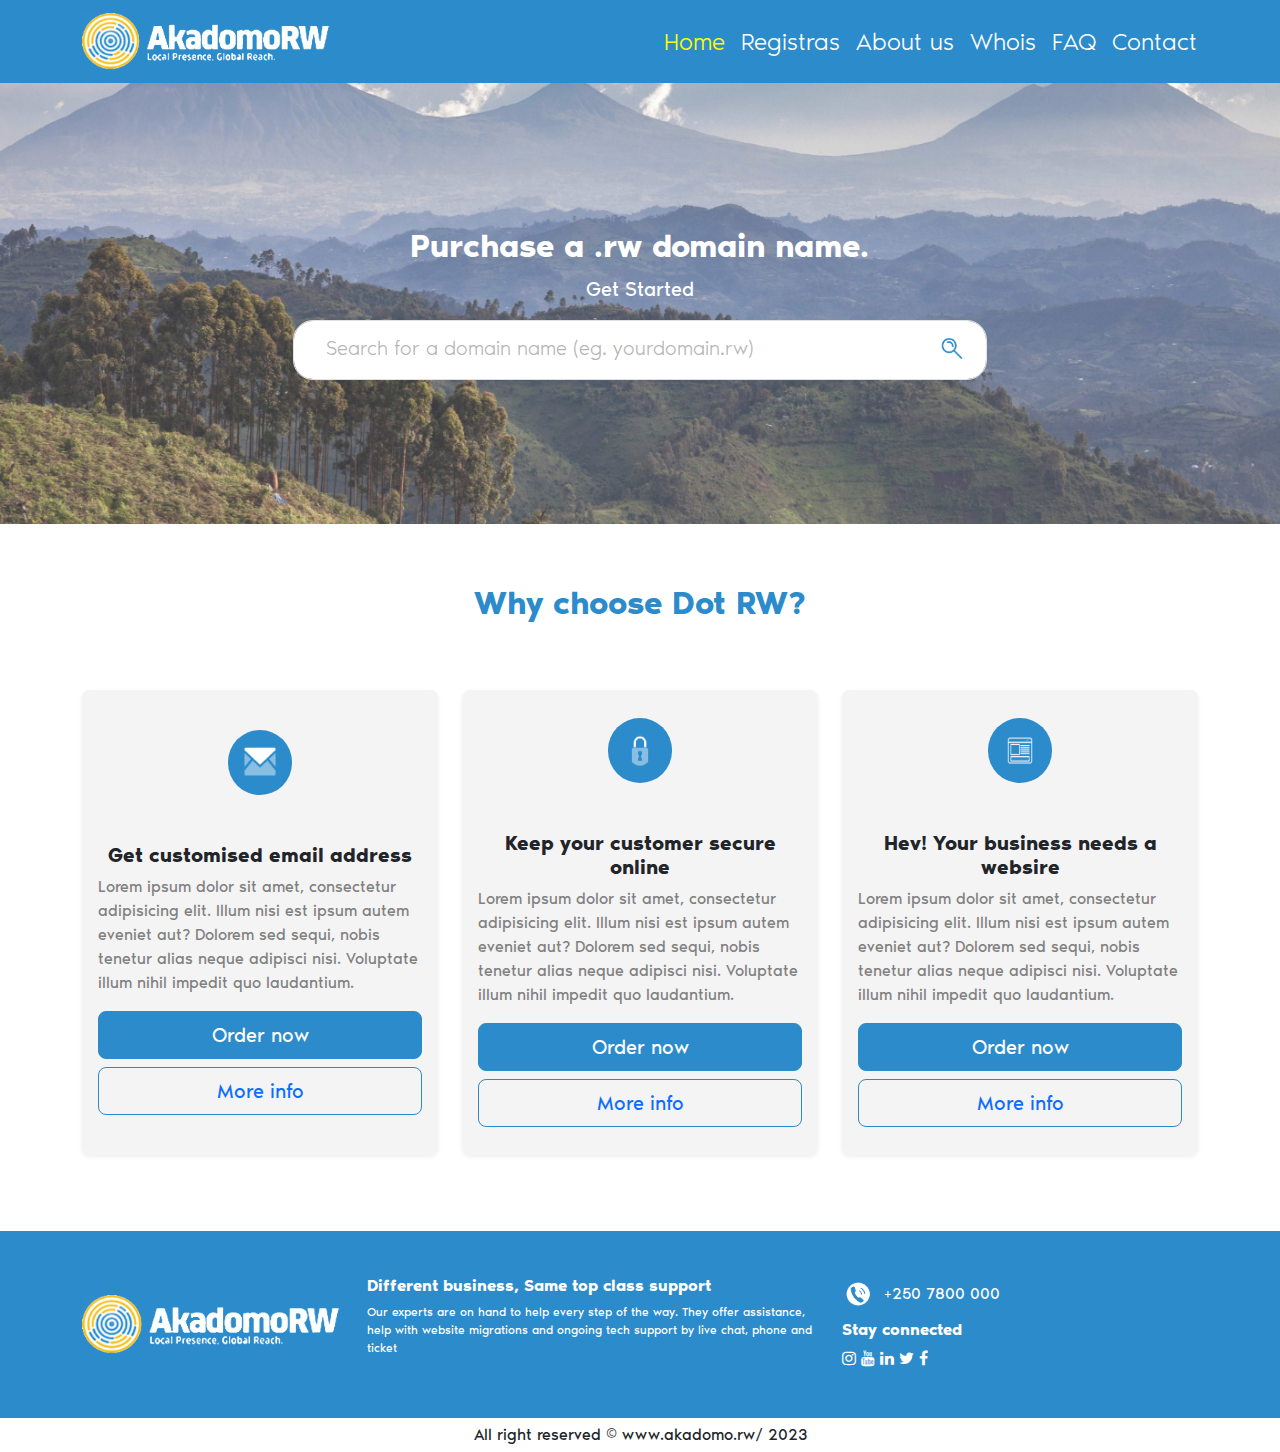
<file: index.html>
<!DOCTYPE html>
<html lang="en">

<head>
    <meta charset="UTF-8">
    <meta http-equiv="X-UA-Compatible" content="IE=edge">
    <meta name="viewport" content="width=device-width, initial-scale=1.0">
    <title>Ricta</title>
    <link rel="stylesheet" href="./assets/css/bootstrap.min.css">
    <link rel="stylesheet" href="./assets/css/style.css">
    <link rel="stylesheet" href="https://cdnjs.cloudflare.com/ajax/libs/font-awesome/4.7.0/css/font-awesome.min.css">
    <script src="./assets/js/bootstrap.min.js"></script>
    <!-- <script src="https://ajax.googleapis.com/ajax/libs/jquery/3.6.1/jquery.min.js"></script> -->

    <style>

    </style>
</head>

<body>
    <main>
        <!-- navigation section -->
        <nav class="navigation-section navbar navbar-expand-lg navbar-dark static-top">
            <div class="container">
                <a class="navbar-brand col-md-6 col-xl-6 col-xxl-6 col-6 col-md-2" href="#">
                    <img src="./assets/imgs/logo.png" alt="..." class="logo-img">
                </a>
                <button class="navbar-toggler" type="button" data-bs-toggle="collapse" data-bs-target="#navbarSupportedContent" aria-controls="navbarSupportedContent" aria-expanded="false" aria-label="Toggle navigation">
                <span class="navbar-toggler-icon"></span>
              </button>
                <div class="collapse navbar-collapse" id="navbarSupportedContent">
                    <ul class="navbar-nav ms-auto">
                        <li class="nav-item">
                            <a class="nav-link active" aria-current="page" href="#">Home</a>
                        </li>
                        <li class="nav-item"><a href="./search.html" class="nav-link">Registras</a></li>
                        <li class="nav-item"><a href="./about.html" class="nav-link">About us</a></li>
                        <li class="nav-item"><a href="#" class="nav-link">Whois</a></li>
                        <li class="nav-item"><a href="./faq.html" class="nav-link">FAQ</a></li>
                        <li class="nav-item"><a href="./contactus.html" class="nav-link">Contact</a></li>
                    </ul>
                </div>
            </div>
        </nav>
        <!-- end navigation section -->

        <!-- header section -->

        <div class="position-relative   top-header">
            <div class="overlor-bg p-3 p-md-5 text-center">
                <div class="col-md-8 p-lg-5 mx-auto my-5">
                    <h2 class="display-4 fw-normal">Purchase a .rw domain name.</h2>
                    <p class="lead fw-normal">Get Started</p>

                    <div class="form">
                        <input type="text" class="form-control form-input" id="searchDomain" placeholder="Search for a domain name (eg. yourdomain.rw)">
                        <span class="left-pan">
                            <img src="./assets/imgs/Icons-06.png" width="32" alt="">
                        </span>
                    </div>
                </div>
            </div>
        </div>

        <!-- End of header section -->
        <!-- pricing section -->


        <!-- search results -->
        <section class="search-result bg-light d-none">

            <div class="container">



                <div class="domains-table-section text-center">
                    <h2>
                        Availabe related domain names
                    </h2>
                    <br>
                    <div class="table-responsive-md">
                        <table class="table table-bordered domains-table">

                            <thead>
                                <tr>
                                    <th>Domain Extention</th>
                                    <th>Choose Action</th>
                                </tr>
                            </thead>
                            <tbody id="myTable">


                            </tbody>
                        </table>

                    </div>
                </div>
            </div>
        </section>

        <!-- end search results -->

        <!-- reseler -->
        <section id="reselers" class="pricing-section bg-light py-5 py-xl-6 d-none text-center">

            <div class="container overflow-hidden">
                <h2>
                    Registras
                </h2>
                <div class="row gy-5 gy-md-6">
                    <div class="col-6 col-md-2 align-self-center text-center">
                        <img src="./assets/imgs/esicia.2a16b437.png" class="img-fluid" alt="">
                    </div>
                    <div class="col-6 col-md-2 align-self-center text-center">
                        <img src="./assets/imgs/kenyaweb.d6a9459a.png" class="img-fluid" alt="">
                    </div>
                    <div class="col-6 col-md-2 align-self-center text-center">
                        <img src="./assets/imgs/spd-logo.dc6c497c.png" class="img-fluid" alt="">
                    </div>
                    <div class="col-6 col-md-2 align-self-center text-center">
                        <img src="./assets/imgs/aos.653dff0b.png" class="img-fluid" alt="">
                    </div>
                    <div class="col-6 col-md-2 align-self-center text-center">
                        <img src="./assets/imgs/afri-register.bc85b341.png" class="img-fluid" alt="">
                    </div>
                    <div class="col-6 col-md-2 align-self-center text-center">
                        <img src="./assets/imgs/domain.7266c0f6.png" class="img-fluid" alt="">
                    </div>
                    <div class="col-6 col-md-2 align-self-center text-center">
                        <img src="./assets/imgs/lexsynergy.49beadce.png" class="img-fluid" alt="">
                    </div>
                    <div class="col-6 col-md-2 align-self-center text-center">
                        <img src="./assets/imgs/mark-monitor.dc4f525e.png" class="img-fluid" alt="">
                    </div>
                    <div class="col-6 col-md-2 align-self-center text-center">
                        <img src="./assets/imgs/bbonline.7f2d4e04.png" class="img-fluid" alt="">
                    </div>
                    <div class="col-6 col-md-2 align-self-center text-center">
                        <img src="./assets/imgs/marcaria.513bc57c.png" class="img-fluid" alt="">
                    </div>
                </div>
            </div>
            <div class="read-more-section text-center">
                <a href="./registrars.html" class="btn btn-outline-green">View More</a>
            </div>
        </section>
        <!-- end of reseler -->


        <section class="pricing-section text-center">
            <div class="container">
                <h2>Why choose Dot RW?</h2>
                <div class="row row-cols-1 row-cols-md-3 mb-3 mt-5">

                    <div class="col">
                        <div class="card mb-4 rounded-3 shadow-sm card-container">
                            <div class="card-body card-item-body">
                                <div class="card-section-icon mb-5">
                                    <img src="./assets/imgs/Icons-02.png" class="img-fluid" alt="">
                                </div>

                                <h5>Get customised email address</h5>
                                <p class="text-left card-text">
                                    Lorem ipsum dolor sit amet, consectetur adipisicing elit. Illum nisi est ipsum autem eveniet aut? Dolorem sed sequi, nobis tenetur alias neque adipisci nisi. Voluptate illum nihil impedit quo laudantium.
                                </p>
                                <a type="button" class="w-100 btn btn-lg btn-outline-primary mb-2 color-btn">Order now</a>
                                <a type="button" class="w-100 btn btn-lg btn-outline-primary">More info</a>
                            </div>
                        </div>
                    </div>

                    <div class="col">
                        <div class="card mb-4 rounded-3 shadow-sm card-container">
                            <div class="card-body card-item-body">
                                <div class="card-section-icon mb-5">
                                    <img src="./assets/imgs/Icons-03.png" class="img-fluid" alt="">
                                </div>

                                <h5>Keep your customer secure online</h5>
                                <p class="text-left card-text">
                                    Lorem ipsum dolor sit amet, consectetur adipisicing elit. Illum nisi est ipsum autem eveniet aut? Dolorem sed sequi, nobis tenetur alias neque adipisci nisi. Voluptate illum nihil impedit quo laudantium.
                                </p>
                                <a type="button" class="w-100 btn btn-lg btn-outline-primary mb-2 color-btn">Order now</a>
                                <a type="button" class="w-100 btn btn-lg btn-outline-primary">More info</a>
                            </div>
                        </div>
                    </div>

                    <div class="col">
                        <div class="card mb-4 rounded-3 shadow-sm card-container">
                            <div class="card-body card-item-body">
                                <div class="card-section-icon mb-5">
                                    <img src="./assets/imgs/Icons-04.png" class="img-fluid" alt="">
                                </div>

                                <h5>Hev! Your business needs a websire</h5>
                                <p class="text-left card-text">
                                    Lorem ipsum dolor sit amet, consectetur adipisicing elit. Illum nisi est ipsum autem eveniet aut? Dolorem sed sequi, nobis tenetur alias neque adipisci nisi. Voluptate illum nihil impedit quo laudantium.
                                </p>
                                <a type="button" class="w-100 btn btn-lg btn-outline-primary mb-2 color-btn">Order now</a>
                                <a type="button" class="w-100 btn btn-lg btn-outline-primary">More info</a>
                            </div>
                        </div>
                    </div>

                </div>
            </div>
        </section>
        <!-- end of pricing section -->


        <!-- progress section -->
        <style>

        </style>


        <!-- end of progress section -->




    </main>

    <footer>
        <div class="footer-upper-section">
            <div class="container">

                <div class="row">
                    <div class="col-md-3">
                        <div class="footer-logo">
                            <img src="./assets/imgs/logo.png" class="img-fluid" alt="">
                        </div>
                    </div>
                    <div class="col-md-5">
                        <h6>Different business, Same top class support</h6>
                        <p>
                            Our experts are on hand to help every step of the way. They offer assistance, help with website migrations and ongoing tech support by live chat, phone and ticket
                        </p>
                    </div>
                    <div class="col-md-4">
                        <div class="footer-contact-section">
                            <div class="d-flex">
                                <div class="col-md-9">

                                    <div class="contact-d d-flex">
                                        <span class="footer-phone-icon">
                                            <img src="./assets/imgs/Icons-07.png" class="img-fluid" alt="">
                                        </span>
                                        <span>
                                            <a class="nav-link" href="tel:+250 7800 000">
                                                +250 7800 000
                                            </a>
                                        </span>
                                    </div>

                                    <div>
                                        <h6>Stay connected</h6>
                                        <span>
                                            <i class="fa fa-instagram"></i>
                                            <i class="fa fa-youtube"></i>
                                            <i class="fa fa-linkedin"></i>
                                            <i class="fa fa-twitter"></i>
                                            <i class="fa fa-facebook"></i>
                                        </span>
                                    </div>
                                </div>
                                <!-- <div class="col-md-3">
                                    <img src="./assets/imgs/Icons-05.png" class="img-fluid" alt="">
                                </div> -->
                            </div>
                        </div>
                    </div>

                </div>
            </div>
        </div>
        <div class="footer-lower-section">
            All right reserved &copy; www.akadomo.rw/ 2023
            <script type="text/javascript">
                const dt = new Date();
                let year = d.getFullYear();
                document.write(year);
            </script>
        </div>
    </footer>





    <script src="./assets/js/jquery.min.js"></script>
    <script>
        $(document).ready(function() {
            $("#myInput").on("keyup", function() {
                var value = $(this).val().toLowerCase();
                $("#myTable tr").filter(function() {
                    $(this).toggle($(this).text().toLowerCase().indexOf(value) > -1)
                });

            });
        });




        var domains = ['.co.rw', '.rw', '.org.rw'];
        var unAvailable = ['amir', 'rwanda', 'kenya'];
        var sagetions = ['rwanda', '123', '-hello']

        //(unAvailable.indexOf(value) > -1);



        $(document).ready(function() {
            $("#searchDomain").on("keyup", function() {

                var value = $(this).val().toLowerCase();

                value = value.split('.')[0]



                if (value)
                    $('.search-result').removeClass("d-none")
                else
                    $('.search-result').addClass("d-none")

                /*$("#myTable tr").filter(function() {
                    $(this).toggle($(this).text().toLowerCase().indexOf(value) > -1)
                });*/



                if (unAvailable.indexOf(value) > -1) {
                    $("#myTable").empty();
                    domains.map(item => {
                        sagetions.map(sug => {
                            $('#myTable').append(`<tr><td>${value}${sug}${item}</td><td><a class="btn btn-outline-green reseler-btn">Register</a></td></tr>`)
                        })
                    })
                } else {
                    $("#myTable").empty();
                    domains.map(item => {
                        $('#myTable').append(`<tr><td>${value}${item}</td><td><a class="btn btn-outline-green reseler-btn">Register</a></td></tr>`)
                    })
                }


                $('.reseler-btn').on("click", function() {
                    console.log("click");
                    $('#reselers').toggleClass("d-none")
                });
            });
        });


        /*$(document).ready(function() {
            $('#search').on('submit', function() {
                $('.search-result').removeClass("d-none")
            })
        });*/
    </script>
</body>

</html>
</file>
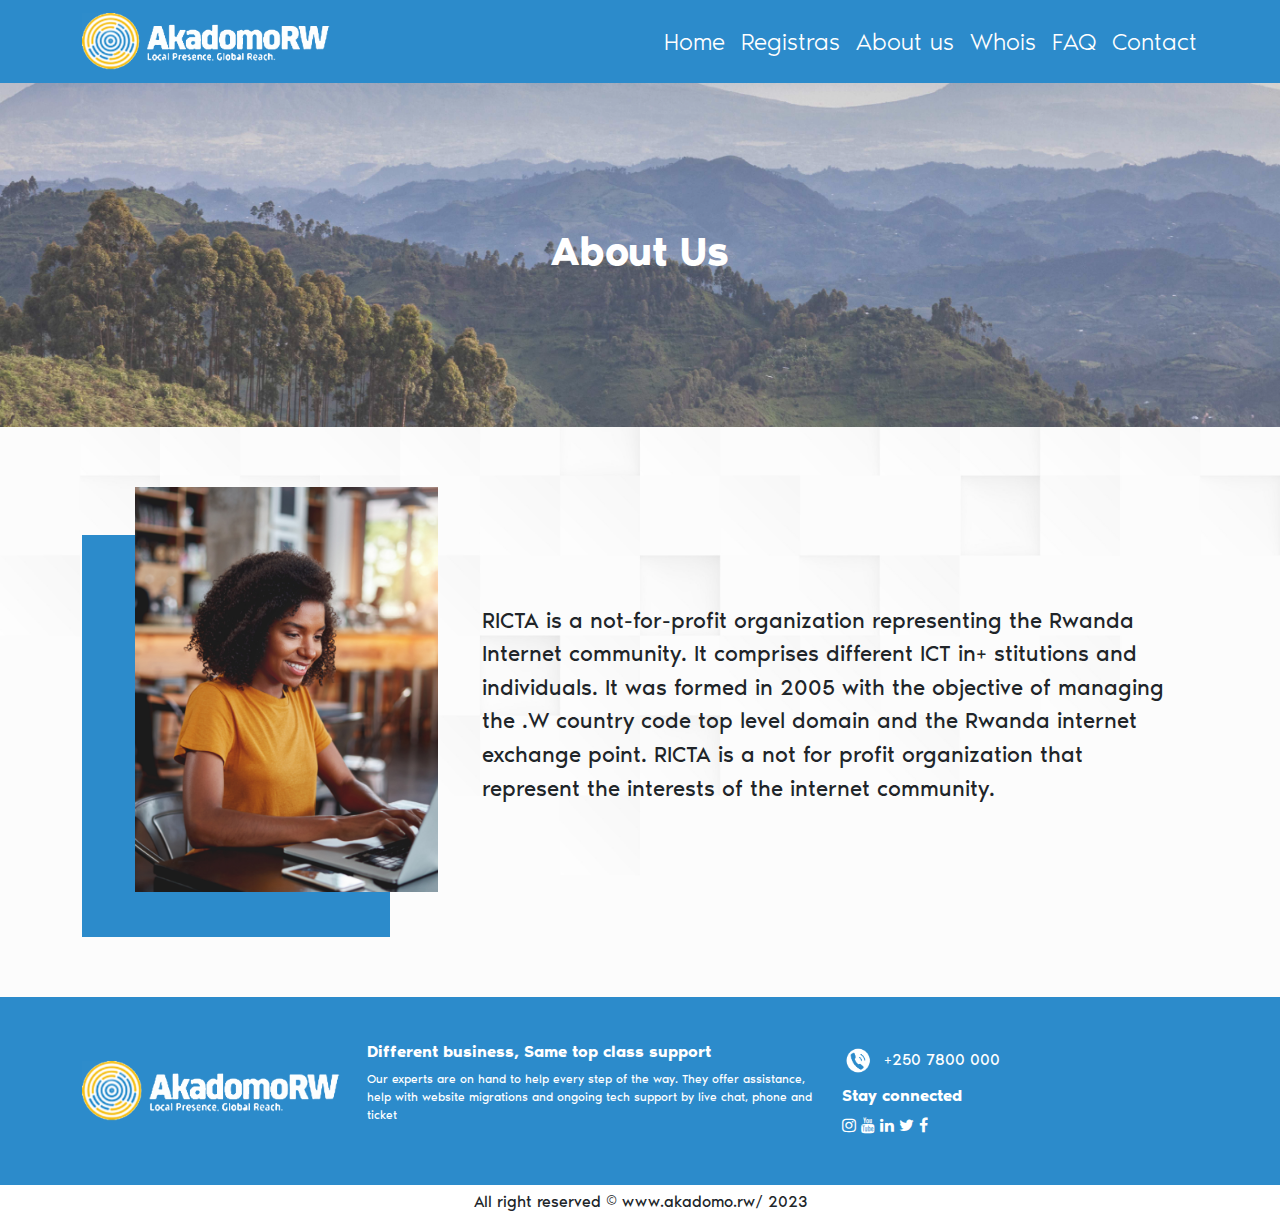
<file: about.html>
<!DOCTYPE html>
<html lang="en">

<head>
    <meta charset="UTF-8">
    <meta http-equiv="X-UA-Compatible" content="IE=edge">
    <meta name="viewport" content="width=device-width, initial-scale=1.0">
    <title>Ricta</title>
    <link rel="stylesheet" href="./assets/css/bootstrap.min.css">
    <link rel="stylesheet" href="./assets/css/style.css">
    <link rel="stylesheet" href="https://cdnjs.cloudflare.com/ajax/libs/font-awesome/4.7.0/css/font-awesome.min.css">
    <script src="./assets/js/bootstrap.min.js"></script>
    <!-- <script src="https://ajax.googleapis.com/ajax/libs/jquery/3.6.1/jquery.min.js"></script> -->

    <style>

    </style>
</head>

<body>
    <main>
        <!-- navigation section -->

        <nav class="navigation-section navbar navbar-expand-lg navbar-dark static-top">
            <div class="container">
                <a class="navbar-brand col-md-6 col-xl-6 col-xxl-6 col-6 col-md-2" href="#">
                    <img src="./assets/imgs/logo.png" alt="..." class="logo-img">
                </a>
                <button class="navbar-toggler" type="button" data-bs-toggle="collapse" data-bs-target="#navbarSupportedContent" aria-controls="navbarSupportedContent" aria-expanded="false" aria-label="Toggle navigation">
                <span class="navbar-toggler-icon"></span>
              </button>
                <div class="collapse navbar-collapse" id="navbarSupportedContent">
                    <ul class="navbar-nav ms-auto">
                        <li class="nav-item">
                            <a class="nav-link" aria-current="page" href="./index.html">Home</a>
                        </li>
                        <li class="nav-item"><a href="./search.html" class="nav-link">Registras</a></li>
                        <li class="nav-item active"><a href="#" class="nav-link">About us</a></li>
                        <li class="nav-item"><a href="#" class="nav-link">Whois</a></li>
                        <li class="nav-item"><a href="./faq.html" class="nav-link">FAQ</a></li>
                        <li class="nav-item"><a href="./contactus.html" class="nav-link">Contact</a></li>
                    </ul>
                </div>
            </div>
        </nav>
        <!-- end navigation section -->

        <!-- header section -->

        <div class="position-relative   top-header">
            <div class="overlor-bg p-3 p-md-5 text-center">
                <div class="col-md-8 p-lg-5 mx-auto my-5">
                    <h1>About Us</h1>
                </div>
            </div>
        </div>

        <section class="about-us">
            <div class="container">
                <div class="about-row">
                    <div class="row">
                        <div class="col-md-4">
                            <div class="img-container">
                                <div class="back-of-img"></div>
                                <div class="main-img"></div>
                            </div>
                        </div>
                        <div class="col-md-8">
                            <div class="about-desc">
                                <p>
                                    RICTA is a not-for-profit organization representing the Rwanda Internet community. It comprises different ICT in+ stitutions and individuals. It was formed in 2005 with the objective of managing the .W country code top level domain and the Rwanda internet
                                    exchange point. RICTA is a not for profit organization that represent the interests of the internet community.
                                </p>
                            </div>
                        </div>
                    </div>
                </div>
            </div>
        </section>



    </main>
    <footer>
        <div class="footer-upper-section">
            <div class="container">

                <div class="row">
                    <div class="col-md-3">
                        <div class="footer-logo">
                            <img src="./assets/imgs/logo.png" class="img-fluid" alt="">
                        </div>
                    </div>
                    <div class="col-md-5">
                        <h6>Different business, Same top class support</h6>
                        <p>
                            Our experts are on hand to help every step of the way. They offer assistance, help with website migrations and ongoing tech support by live chat, phone and ticket
                        </p>
                    </div>
                    <div class="col-md-4">
                        <div class="footer-contact-section">
                            <div class="d-flex">
                                <div class="col-md-9">

                                    <div class="contact-d d-flex">
                                        <span class="footer-phone-icon">
                                                <img src="./assets/imgs/Icons-07.png" class="img-fluid" alt="">
                                            </span>
                                        <span>
                                                <a class="nav-link" href="tel:+250 7800 000">
                                                    +250 7800 000
                                                </a>
                                            </span>
                                    </div>

                                    <div>
                                        <h6>Stay connected</h6>
                                        <span>
                                                <i class="fa fa-instagram"></i>
                                                <i class="fa fa-youtube"></i>
                                                <i class="fa fa-linkedin"></i>
                                                <i class="fa fa-twitter"></i>
                                                <i class="fa fa-facebook"></i>
                                            </span>
                                    </div>
                                </div>
                                <!-- <div class="col-md-3">
                                        <img src="./assets/imgs/Icons-05.png" class="img-fluid" alt="">
                                    </div> -->
                            </div>
                        </div>
                    </div>

                </div>
            </div>
        </div>
        <div class="footer-lower-section">
            All right reserved &copy; www.akadomo.rw/ 2023
            <script type="text/javascript">
                const dt = new Date();
                let year = d.getFullYear();
                document.write(year);
            </script>
        </div>
    </footer>





    <script src="./assets/js/jquery.min.js"></script>
    <script>
        $(document).ready(function() {
            $("#myInput").on("keyup", function() {
                var value = $(this).val().toLowerCase();
                $("#myTable tr").filter(function() {
                    $(this).toggle($(this).text().toLowerCase().indexOf(value) > -1)
                });

            });
        });




        var domains = ['.co.rw', '.rw', '.org.rw'];
        var unAvailable = ['amir', 'rwanda', 'kenya'];
        var sagetions = ['rwanda', '123', '-hello']

        //(unAvailable.indexOf(value) > -1);



        $(document).ready(function() {
            $("#searchDomain").on("keyup", function() {

                var value = $(this).val().toLowerCase();

                value = value.split('.')[0]



                if (value)
                    $('.search-result').removeClass("d-none")
                else
                    $('.search-result').addClass("d-none")

                /*$("#myTable tr").filter(function() {
                    $(this).toggle($(this).text().toLowerCase().indexOf(value) > -1)
                });*/



                if (unAvailable.indexOf(value) > -1) {
                    $("#myTable").empty();
                    domains.map(item => {
                        sagetions.map(sug => {
                            $('#myTable').append(`<tr><td>${value}${sug}${item}</td><td><a class="btn btn-outline-green reseler-btn">Register</a></td></tr>`)
                        })
                    })
                } else {
                    $("#myTable").empty();
                    domains.map(item => {
                        $('#myTable').append(`<tr><td>${value}${item}</td><td><a class="btn btn-outline-green reseler-btn">Register</a></td></tr>`)
                    })
                }


                $('.reseler-btn').on("click", function() {
                    console.log("click");
                    $('#reselers').toggleClass("d-none")
                });
            });
        });


        /*$(document).ready(function() {
            $('#search').on('submit', function() {
                $('.search-result').removeClass("d-none")
            })
        });*/
    </script>
</body>

</html>
</file>
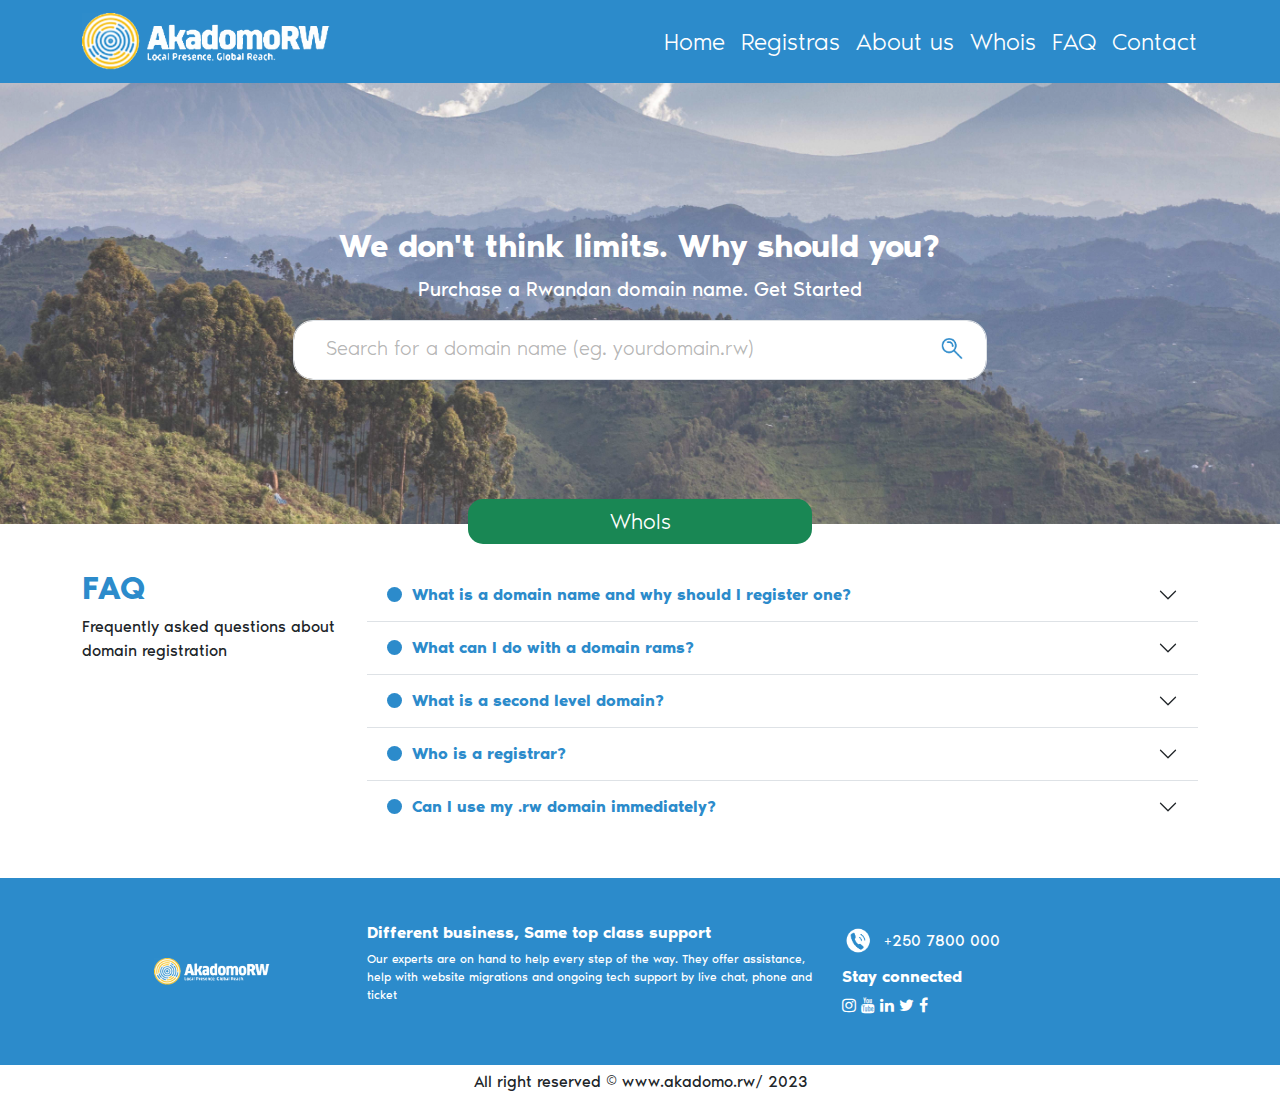
<file: faq.html>
<!DOCTYPE html>
<html lang="en">

<head>
    <meta charset="UTF-8">
    <meta http-equiv="X-UA-Compatible" content="IE=edge">
    <meta name="viewport" content="width=device-width, initial-scale=1.0">
    <title>Ricta</title>
    <link rel="stylesheet" href="./assets/css/bootstrap.min.css">
    <link rel="stylesheet" href="./assets/css/style.css">
    <link rel="stylesheet" href="https://cdnjs.cloudflare.com/ajax/libs/font-awesome/4.7.0/css/font-awesome.min.css">
    <script src="./assets/js/bootstrap.min.js"></script>
    <script src="https://ajax.googleapis.com/ajax/libs/jquery/3.6.1/jquery.min.js"></script>

    <style>

    </style>
</head>

<body>
    <main>
        <!-- navigation section -->



        <nav class="navigation-section navbar navbar-expand-lg navbar-dark static-top">
            <div class="container">
                <a class="navbar-brand col-md-6 col-xl-6 col-xxl-6 col-6 col-md-2" href="#">
                    <img src="./assets/imgs/logo.png" alt="..." class="logo-img">
                </a>
                <button class="navbar-toggler" type="button" data-bs-toggle="collapse" data-bs-target="#navbarSupportedContent" aria-controls="navbarSupportedContent" aria-expanded="false" aria-label="Toggle navigation">
                <span class="navbar-toggler-icon"></span>
              </button>
                <div class="collapse navbar-collapse" id="navbarSupportedContent">
                    <ul class="navbar-nav ms-auto">
                        <li class="nav-item">
                            <a class="nav-link" aria-current="page" href="./index.html">Home</a>
                        </li>
                        <li class="nav-item"><a href="./search.html" class="nav-link">Registras</a></li>
                        <li class="nav-item"><a href="./about.html" class="nav-link">About us</a></li>
                        <li class="nav-item"><a href="#" class="nav-link">Whois</a></li>
                        <li class="nav-item active"><a href="#" class="nav-link">FAQ</a></li>
                        <li class="nav-item"><a href="./contactus.html" class="nav-link">Contact</a></li>
                    </ul>
                </div>
            </div>
        </nav>
        <!-- end navigation section -->

        <!-- header section -->

        <div class="position-relative   top-header">
            <div class="overlor-bg p-3 p-md-5 text-center">
                <div class="col-md-8 p-lg-5 mx-auto my-5">
                    <h2 class="display-4 fw-normal">We don't think limits. Why should you?</h2>
                    <p class="lead fw-normal">Purchase a Rwandan domain name. Get Started</p>

                    <div class="form">
                        <input type="text" class="form-control form-input" placeholder="Search for a domain name (eg. yourdomain.rw)">
                        <span class="left-pan">
                            <img src="./assets/imgs/Icons-06.png" width="32" alt="">
                        </span>
                    </div>

                </div>
                <div class="blow-btns">
                    <div class="col-md-3">
                        <div class="row float-btns">
                            <a href="" class="col btn btn-success service-btns">WhoIs</a>
                        </div>
                    </div>
                </div>
            </div>
        </div>

        <!-- End of header section -->
        <!-- FAQs section -->
        <section class="container">
            <div class="faq-section">
                <div class="row">
                    <div class="col-md-3">
                        <div class="faq-contents">
                            <h2>FAQ</h2>
                            <p>Frequently asked questions about domain registration</p>
                        </div>
                    </div>

                    <div class="col-md-9">
                        <div class="accordion accordion-flush" id="accordionFlushExample">
                            <div class="accordion-item">
                                <h2 class="accordion-header" id="flush-headingOne">
                                    <button class="accordion-button collapsed" type="button" data-bs-toggle="collapse" data-bs-target="#flush-collapseOne" aria-expanded="false" aria-controls="flush-collapseOne">
                                        <span class="accrodion-dot"></span>  What is a domain name and why should I register one?
                                </button>
                                </h2>
                                <div id="flush-collapseOne" class="accordion-collapse collapse" aria-labelledby="flush-headingOne" data-bs-parent="#accordionFlushExample">
                                    <div class="accordion-body">Placeholder content for this accordion, which is intended to demonstrate the <code>.accordion-flush</code> class. This is the first item's accordion body.</div>
                                </div>
                            </div>
                            <div class="accordion-item">
                                <h2 class="accordion-header" id="flush-headingTwo">
                                    <button class="accordion-button collapsed" type="button" data-bs-toggle="collapse" data-bs-target="#flush-collapseTwo" aria-expanded="false" aria-controls="flush-collapseTwo">
                                        <span class="accrodion-dot"></span>What can I do with a domain rams?
                                </button>
                                </h2>
                                <div id="flush-collapseTwo" class="accordion-collapse collapse" aria-labelledby="flush-headingTwo" data-bs-parent="#accordionFlushExample">
                                    <div class="accordion-body">Placeholder content for this accordion, which is intended to demonstrate the <code>.accordion-flush</code> class. This is the second item's accordion body. Let's imagine this being filled with some actual content.</div>
                                </div>
                            </div>
                            <div class="accordion-item">
                                <h2 class="accordion-header" id="flush-headingThree">
                                    <button class="accordion-button collapsed" type="button" data-bs-toggle="collapse" data-bs-target="#flush-collapseThree" aria-expanded="false" aria-controls="flush-collapseThree">
                                        <span class="accrodion-dot"></span>What is a second level domain?
                                </button>
                                </h2>
                                <div id="flush-collapseThree" class="accordion-collapse collapse" aria-labelledby="flush-headingThree" data-bs-parent="#accordionFlushExample">
                                    <div class="accordion-body">Placeholder content for this accordion, which is intended to demonstrate the <code>.accordion-flush</code> class. This is the third item's accordion body. Nothing more exciting happening here in terms of content, but
                                        just filling up the space to make it look, at least at first glance, a bit more representative of how this would look in a real-world application.</div>
                                </div>
                            </div>
                            <div class="accordion-item">
                                <h2 class="accordion-header" id="flush-headingFour">
                                    <button class="accordion-button collapsed" type="button" data-bs-toggle="collapse" data-bs-target="#flush-collapseFour" aria-expanded="false" aria-controls="flush-collapseFour">
                                        <span class="accrodion-dot"></span>Who is a registrar?
                                </button>
                                </h2>
                                <div id="flush-collapseFour" class="accordion-collapse collapse" aria-labelledby="flush-headingFour" data-bs-parent="#accordionFlushExample">
                                    <div class="accordion-body">Placeholder content for this accordion, which is intended to demonstrate the <code>.accordion-flush</code> class. This is the third item's accordion body. Nothing more exciting happening here in terms of content, but
                                        just filling up the space to make it look, at least at first glance, a bit more representative of how this would look in a real-world application.</div>
                                </div>
                            </div>
                            <div class="accordion-item">
                                <h2 class="accordion-header" id="flush-headingFive">
                                    <button class="accordion-button collapsed" type="button" data-bs-toggle="collapse" data-bs-target="#flush-collapseFive" aria-expanded="false" aria-controls="flush-collapseFive">
                                        <span class="accrodion-dot"></span>Can I use my .rw domain immediately?
                                </button>
                                </h2>
                                <div id="flush-collapseFive" class="accordion-collapse collapse" aria-labelledby="flush-headingFive" data-bs-parent="#accordionFlushExample">
                                    <div class="accordion-body">Placeholder content for this accordion, which is intended to demonstrate the <code>.accordion-flush</code> class. This is the third item's accordion body. Nothing more exciting happening here in terms of content, but
                                        just filling up the space to make it look, at least at first glance, a bit more representative of how this would look in a real-world application.</div>
                                </div>
                            </div>
                        </div>

                    </div>
                </div>
            </div>
        </section>
        <!-- End of FAQs section -->


    </main>

    <footer>
        <div class="footer-upper-section">
            <div class="container">

                <div class="row">
                    <div class="col-md-3">
                        <div class="footer-logo">
                            <img src="./assets/imgs/logo.png" class="logo-img" alt="">
                        </div>
                    </div>
                    <div class="col-md-5">
                        <h6>Different business, Same top class support</h6>
                        <p>
                            Our experts are on hand to help every step of the way. They offer assistance, help with website migrations and ongoing tech support by live chat, phone and ticket
                        </p>
                    </div>
                    <div class="col-md-4">
                        <div class="footer-contact-section">
                            <div class="d-flex">
                                <div class="col-md-9">

                                    <div class="contact-d d-flex">
                                        <span class="footer-phone-icon">
                                            <img src="./assets/imgs/Icons-07.png" class="img-fluid" alt="">
                                        </span>
                                        <span>
                                            <a class="nav-link" href="tel:+250 7800 000">
                                                +250 7800 000
                                            </a>
                                        </span>
                                    </div>

                                    <div>
                                        <h6>Stay connected</h6>
                                        <span>
                                            <i class="fa fa-instagram"></i>
                                            <i class="fa fa-youtube"></i>
                                            <i class="fa fa-linkedin"></i>
                                            <i class="fa fa-twitter"></i>
                                            <i class="fa fa-facebook"></i>
                                        </span>
                                    </div>
                                </div>
                                <!-- <div class="col-md-3">
                                    <img src="./assets/imgs/Icons-05.png" class="img-fluid" alt="">
                                </div> -->
                            </div>
                        </div>
                    </div>

                </div>
            </div>
        </div>
        <div class="footer-lower-section">
            All right reserved &copy; www.akadomo.rw/ 2023
            <script type="text/javascript">
                const dt = new Date();
                let year = d.getFullYear();
                document.write(year);
            </script>
        </div>
    </footer>

    <script>
        $(document).ready(function() {
            $("#myInput").on("keyup", function() {
                var value = $(this).val().toLowerCase();
                $("#myTable tr").filter(function() {
                    $(this).toggle($(this).text().toLowerCase().indexOf(value) > -1)
                });
            });
        });
    </script>
</body>

</html>
</file>
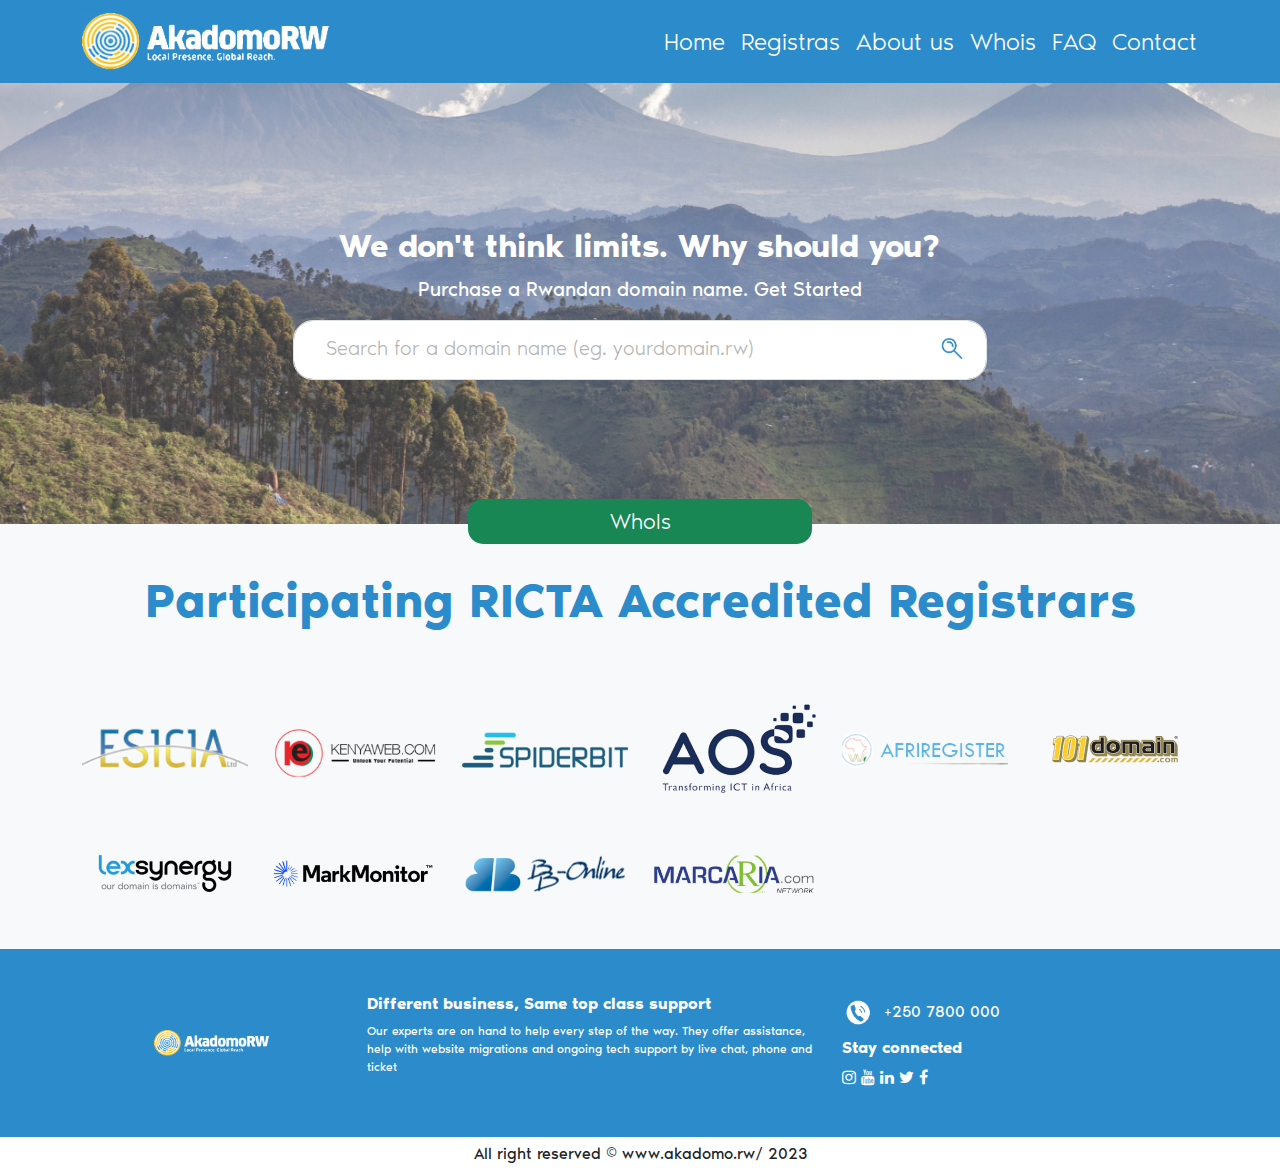
<file: registrars.html>
<!DOCTYPE html>
<html lang="en">

<head>
    <meta charset="UTF-8">
    <meta http-equiv="X-UA-Compatible" content="IE=edge">
    <meta name="viewport" content="width=device-width, initial-scale=1.0">
    <title>Ricta</title>
    <link rel="stylesheet" href="./assets/css/bootstrap.min.css">
    <link rel="stylesheet" href="./assets/css/style.css">
    <link rel="stylesheet" href="https://cdnjs.cloudflare.com/ajax/libs/font-awesome/4.7.0/css/font-awesome.min.css">
    <script src="./assets/js/bootstrap.min.js"></script>
    <script src="https://ajax.googleapis.com/ajax/libs/jquery/3.6.1/jquery.min.js"></script>

    <style>

    </style>
</head>

<body>
    <main>
        <!-- navigation section -->



        <nav class="navigation-section navbar navbar-expand-lg navbar-dark static-top">
            <div class="container">
                <a class="navbar-brand col-md-6 col-xl-6 col-xxl-6 col-6 col-md-2" href="#">
                    <img src="./assets/imgs/logo.png" alt="..." class="logo-img">
                </a>
                <button class="navbar-toggler" type="button" data-bs-toggle="collapse" data-bs-target="#navbarSupportedContent" aria-controls="navbarSupportedContent" aria-expanded="false" aria-label="Toggle navigation">
                <span class="navbar-toggler-icon"></span>
              </button>
                <div class="collapse navbar-collapse" id="navbarSupportedContent">
                    <ul class="navbar-nav ms-auto">
                        <li class="nav-item">
                            <a class="nav-link" aria-current="page" href="./index.html">Home</a>
                        </li>
                        <li class="nav-item active"><a href="#" class="nav-link">Registras</a></li>
                        <li class="nav-item"><a href="./about.html" class="nav-link">About us</a></li>
                        <li class="nav-item"><a href="#" class="nav-link">Whois</a></li>
                        <li class="nav-item"><a href="./faq.html" class="nav-link">FAQ</a></li>
                        <li class="nav-item"><a href="./contactus.html" class="nav-link">Contact</a></li>
                    </ul>
                </div>
            </div>
        </nav>
        <!-- end navigation section -->

        <!-- header section -->

        <div class="position-relative   top-header">
            <div class="overlor-bg p-3 p-md-5 text-center">
                <div class="col-md-8 p-lg-5 mx-auto my-5">
                    <h2 class="display-4 fw-normal">We don't think limits. Why should you?</h2>
                    <p class="lead fw-normal">Purchase a Rwandan domain name. Get Started</p>

                    <div class="form">
                        <input type="text" class="form-control form-input" placeholder="Search for a domain name (eg. yourdomain.rw)">
                        <span class="left-pan">
                            <img src="./assets/imgs/Icons-06.png" width="32" alt="">
                        </span>
                    </div>

                </div>
                <div class="blow-btns">
                    <div class="col-md-3">
                        <div class="row float-btns">
                            <a href="" class="col btn btn-success service-btns">WhoIs</a>
                        </div>
                    </div>
                </div>
            </div>
        </div>

        <!-- End of header section -->
        <section class="pricing-section bg-light py-5 py-xl-6">
            <div class="container mb-5 mb-md-6">
                <div class="row justify-content-md-center">
                    <div class="col-md-12 text-center">
                        <h2 class="mb-4 display-5">Participating RICTA Accredited Registrars</h2>
                    </div>
                </div>
            </div>
            <div class="container overflow-hidden">
                <div class="row gy-5 gy-md-6">
                    <div class="col-6 col-md-2 align-self-center text-center bordered-ragistars">
                        <img src="./assets/imgs/esicia.2a16b437.png" class="img-fluid" alt="">
                    </div>
                    <div class="col-6 col-md-2 align-self-center text-center bordered-ragistars">
                        <img src="./assets/imgs/kenyaweb.d6a9459a.png" class="img-fluid" alt="">
                    </div>
                    <div class="col-6 col-md-2 align-self-center text-center bordered-ragistars">
                        <img src="./assets/imgs/spd-logo.dc6c497c.png" class="img-fluid" alt="">
                    </div>
                    <div class="col-6 col-md-2 align-self-center text-center bordered-ragistars">
                        <img src="./assets/imgs/aos.653dff0b.png" class="img-fluid" alt="">
                    </div>
                    <div class="col-6 col-md-2 align-self-center text-center bordered-ragistars">
                        <img src="./assets/imgs/afri-register.bc85b341.png" class="img-fluid" alt="">
                    </div>
                    <div class="col-6 col-md-2 align-self-center text-center bordered-ragistars">
                        <img src="./assets/imgs/domain.7266c0f6.png" class="img-fluid" alt="">
                    </div>
                    <div class="col-6 col-md-2 align-self-center text-center bordered-ragistars">
                        <img src="./assets/imgs/lexsynergy.49beadce.png" class="img-fluid" alt="">
                    </div>
                    <div class="col-6 col-md-2 align-self-center text-center bordered-ragistars">
                        <img src="./assets/imgs/mark-monitor.dc4f525e.png" class="img-fluid" alt="">
                    </div>
                    <div class="col-6 col-md-2 align-self-center text-center bordered-ragistars">
                        <img src="./assets/imgs/bbonline.7f2d4e04.png" class="img-fluid" alt="">
                    </div>
                    <div class="col-6 col-md-2 align-self-center text-center bordered-ragistars">
                        <img src="./assets/imgs/marcaria.513bc57c.png" class="img-fluid" alt="">
                    </div>
                </div>
            </div>
        </section>


    </main>

    <footer>
        <div class="footer-upper-section">
            <div class="container">

                <div class="row">
                    <div class="col-md-3">
                        <div class="footer-logo">
                            <img src="./assets/imgs/logo.png" class="logo-img" alt="">
                        </div>
                    </div>
                    <div class="col-md-5">
                        <h6>Different business, Same top class support</h6>
                        <p>
                            Our experts are on hand to help every step of the way. They offer assistance, help with website migrations and ongoing tech support by live chat, phone and ticket
                        </p>
                    </div>
                    <div class="col-md-4">
                        <div class="footer-contact-section">
                            <div class="d-flex">
                                <div class="col-md-9">

                                    <div class="contact-d d-flex">
                                        <span class="footer-phone-icon">
                                            <img src="./assets/imgs/Icons-07.png" class="img-fluid" alt="">
                                        </span>
                                        <span>
                                            <a class="nav-link" href="tel:+250 7800 000">
                                                +250 7800 000
                                            </a>
                                        </span>
                                    </div>

                                    <div>
                                        <h6>Stay connected</h6>
                                        <span>
                                            <i class="fa fa-instagram"></i>
                                            <i class="fa fa-youtube"></i>
                                            <i class="fa fa-linkedin"></i>
                                            <i class="fa fa-twitter"></i>
                                            <i class="fa fa-facebook"></i>
                                        </span>
                                    </div>
                                </div>
                                <!-- <div class="col-md-3">
                                    <img src="./assets/imgs/Icons-05.png" class="img-fluid" alt="">
                                </div> -->
                            </div>
                        </div>
                    </div>

                </div>
            </div>
        </div>
        <div class="footer-lower-section">
            All right reserved &copy; www.akadomo.rw/ 2023
            <script type="text/javascript">
                const dt = new Date();
                let year = d.getFullYear();
                document.write(year);
            </script>
        </div>
    </footer>

    <script>
        $(document).ready(function() {
            $("#myInput").on("keyup", function() {
                var value = $(this).val().toLowerCase();
                $("#myTable tr").filter(function() {
                    $(this).toggle($(this).text().toLowerCase().indexOf(value) > -1)
                });
            });
        });
    </script>
</body>

</html>
</file>
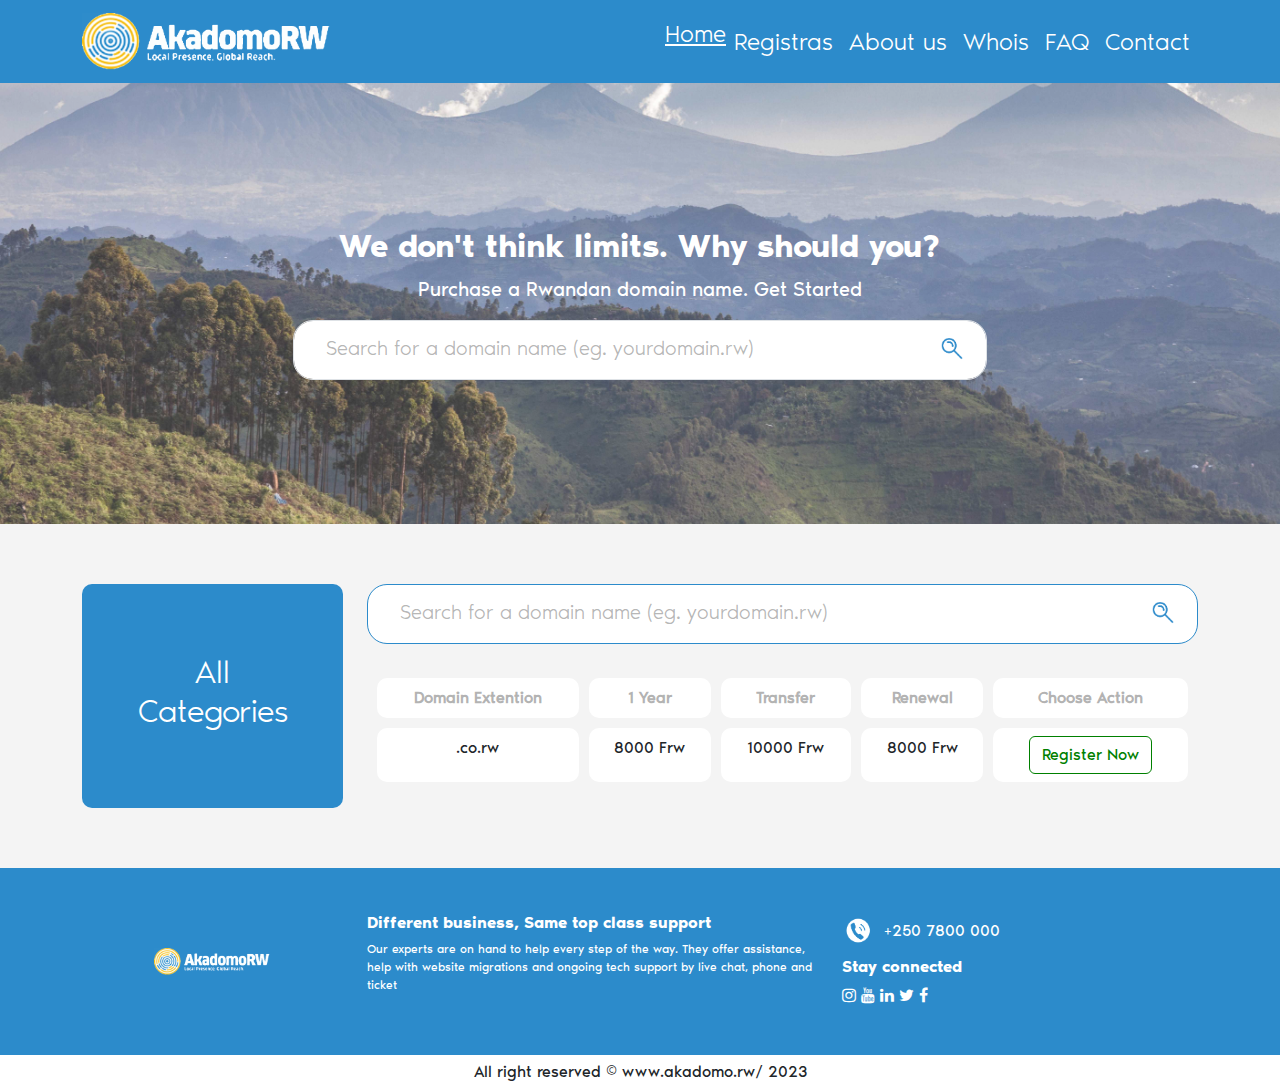
<file: search.html>
<!DOCTYPE html>
<html lang="en">

<head>
    <meta charset="UTF-8">
    <meta http-equiv="X-UA-Compatible" content="IE=edge">
    <meta name="viewport" content="width=device-width, initial-scale=1.0">
    <title>Ricta</title>
    <link rel="stylesheet" href="./assets/css/bootstrap.min.css">
    <link rel="stylesheet" href="./assets/css/style.css">
    <link rel="stylesheet" href="https://cdnjs.cloudflare.com/ajax/libs/font-awesome/4.7.0/css/font-awesome.min.css">
    <script src="./assets/js/bootstrap.min.js"></script>
    <script src="https://ajax.googleapis.com/ajax/libs/jquery/3.6.1/jquery.min.js"></script>

    <style>

    </style>
</head>

<body>
    <main>
        <!-- navigation section -->




        <nav class="navigation-section navbar navbar-expand-lg navbar-dark static-top">
            <div class="container">
                <a class="navbar-brand col-md-6 col-xl-6 col-xxl-6 col-6 col-md-2" href="#">
                    <img src="./assets/imgs/logo.png" alt="..." class="logo-img">
                </a>
                <button class="navbar-toggler" type="button" data-bs-toggle="collapse" data-bs-target="#navbarSupportedContent" aria-controls="navbarSupportedContent" aria-expanded="false" aria-label="Toggle navigation">
                <span class="navbar-toggler-icon"></span>
              </button>
                <div class="collapse navbar-collapse" id="navbarSupportedContent">
                    <ul class="navbar-nav ms-auto">
                        <li class="nav-item">
                            <a class="nav-link~" aria-current="page" href="./index.html">Home</a>
                        </li>
                        <li class="nav-item active"><a href="" class="nav-link">Registras</a></li>
                        <li class="nav-item"><a href="./about.html" class="nav-link">About us</a></li>
                        <li class="nav-item"><a href="#" class="nav-link">Whois</a></li>
                        <li class="nav-item"><a href="./faq.html" class="nav-link">FAQ</a></li>
                        <li class="nav-item"><a href="./contactus.html" class="nav-link">Contact</a></li>
                    </ul>
                </div>
            </div>
        </nav>
        <!-- end navigation section -->

        <!-- header section -->

        <div class="position-relative   top-header">
            <div class="overlor-bg p-3 p-md-5 text-center">
                <div class="col-md-8 p-lg-5 mx-auto my-5">
                    <h2 class="display-4 fw-normal">We don't think limits. Why should you?</h2>
                    <p class="lead fw-normal">Purchase a Rwandan domain name. Get Started</p>

                    <div class="form">
                        <input type="text" class="form-control form-input" placeholder="Search for a domain name (eg. yourdomain.rw)">
                        <span class="left-pan">
                            <img src="./assets/imgs/Icons-06.png" width="32" alt="">
                        </span>
                    </div>

                </div>
                <!-- <div class="blow-btns">
                    <div class="col-md-3">
                        <div class="row float-btns">
                            <a href="" class="col btn btn-success service-btns">WhoIs</a>
                        </div>
                    </div>
                </div> -->
            </div>
        </div>

        <!-- End of header section -->
        <!-- Search Domains section -->
        <section class="domains-section">
            <div class="container">
                <div class="row">
                    <div class="col-md-3">
                        <div class="domains-contents">
                            <h2>All Categories</h2>
                        </div>
                    </div>

                    <div class="col-md-9">
                        <div class="domains-table-section">
                            <div class="form">
                                <input type="text" class="form-control bordered form-input" id="myInput" placeholder="Search for a domain name (eg. yourdomain.rw)">
                                <span class="left-pan">
                                    <img src="./assets/imgs/Icons-06.png" width="32" alt="">
                                </span>
                            </div>
                            <br>
                            <div class="table-responsive-md">
                                <table class="table table-bordered domains-table">
                                    <thead>
                                        <tr>
                                            <th>Domain Extention</th>
                                            <th>1 Year</th>
                                            <th>Transfer</th>
                                            <th>Renewal</th>
                                            <th>Choose Action</th>
                                        </tr>
                                    </thead>
                                    <tbody id="myTable">
                                        <tr>
                                            <td>.co.rw</td>
                                            <td>8000 Frw</td>
                                            <td>10000 Frw</td>
                                            <td>8000 Frw</td>
                                            <td>
                                                <a href="" class="btn btn-outline-green">Register Now</a>
                                            </td>
                                        </tr>
                                    </tbody>
                                </table>
                            </div>
                        </div>
                    </div>
                </div>
            </div>
        </section>
        <!-- End of Search Domains section -->


    </main>

    <footer>
        <div class="footer-upper-section">
            <div class="container">

                <div class="row">
                    <div class="col-md-3">
                        <div class="footer-logo">
                            <img src="./assets/imgs/logo.png" class="logo-img" alt="">
                        </div>
                    </div>
                    <div class="col-md-5">
                        <h6>Different business, Same top class support</h6>
                        <p>
                            Our experts are on hand to help every step of the way. They offer assistance, help with website migrations and ongoing tech support by live chat, phone and ticket
                        </p>
                    </div>
                    <div class="col-md-4">
                        <div class="footer-contact-section">
                            <div class="d-flex">
                                <div class="col-md-9">
                                    <div class="contact-d d-flex">
                                        <span class="footer-phone-icon">
                                            <img src="./assets/imgs/Icons-07.png" class="img-fluid" alt="">
                                        </span>
                                        <span>
                                            <a class="nav-link" href="tel:+250 7800 000">
                                                +250 7800 000
                                            </a>
                                        </span>
                                    </div>

                                    <div>
                                        <h6>Stay connected</h6>
                                        <span>
                                            <i class="fa fa-instagram"></i>
                                            <i class="fa fa-youtube"></i>
                                            <i class="fa fa-linkedin"></i>
                                            <i class="fa fa-twitter"></i>
                                            <i class="fa fa-facebook"></i>
                                        </span>
                                    </div>
                                </div>
                                <!-- <div class="col-md-3">
                                    <img src="./assets/imgs/Icons-05.png" class="img-fluid" alt="">
                                </div> -->
                            </div>
                        </div>
                    </div>

                </div>
            </div>
        </div>
        <div class="footer-lower-section">
            All right reserved &copy; www.akadomo.rw/ 2023
            <script type="text/javascript">
                const dt = new Date();
                let year = d.getFullYear();
                document.write(year);
            </script>
        </div>
    </footer>

    <script>
        $(document).ready(function() {
            $("#myInput").on("keyup", function() {
                var value = $(this).val().toLowerCase();
                $("#myTable tr").filter(function() {
                    $(this).toggle($(this).text().toLowerCase().indexOf(value) > -1)
                });
            });
        });
    </script>
</body>

</html>
</file>
<file: assets/css/style.css>
@font-face {
    font-family: normalFont;
    src: url(../Fonts/NoirPro-Regular.otf);
}

@font-face {
    font-family: boldFont;
    src: url(../Fonts/NoirPro-SemiBold.otf);
}

*,
body {
    font-family: normalFont;
}

body {
    overflow-x: hidden;
}

h1,
h2,
h3,
h4,
h5,
h6 {
    font-family: boldFont;
}

@font-face {
    font-family: mediumFont;
    src: url(../Fonts/NoirPro-Light.otf);
}

.navigation-section .nav-item {
    white-space: nowrap;
}

.navigation-section .nav-item a {
    font-size: 24px!important;
    font-family: mediumFont;
    color: white;
}

.navigation-section .nav-item:hover a,
.navigation-section .nav-item .active {
    color: yellow;
}

.form {
    position: relative;
}

.form .fa-search {
    position: absolute;
    top: 20px;
    left: 20px;
    color: #9ca3af;
}

.form span {
    position: absolute;
    right: 17px;
    top: 13px;
    padding: 2px;
}

.left-pan {
    padding-left: 7px;
}

.left-pan i {
    padding-left: 10px;
}

.form-input {
    height: 60px;
    text-indent: 20px;
    border-radius: 20px;
}

.form-input:focus {
    box-shadow: none;
    border: none;
}

.form-input::placeholder {
    /* Chrome, Firefox, Opera, Safari 10.1+ */
    color: rgba(128, 128, 128, 0.583);
    opacity: 1;
    /* Firefox */
}

.form-input:-ms-input-placeholder {
    /* Internet Explorer 10-11 */
    color: rgba(128, 128, 128, 0.583);
}

.form-input::-ms-input-placeholder {
    /* Microsoft Edge */
    color: rgba(128, 128, 128, 0.583);
}

.form-input::placeholder {
    font: 20px/3 mediumFont;
}

.progress-section {
    padding: 60px 0;
}

.navigation-section {
    background: #2c8bcb
}

.top-header {
    background: url("../imgs/shutterstock_769427578x.jpg");
    background-position: center;
    background-repeat: no-repeat;
    background-size: cover;
}

.overlor-bg {
    background: #ffffff35;
    width: 100%;
    color: #fff;
}

.overlor-bg h2 {
    font-size: 32px;
    color: #fff;
}

.navigation-section .nav-pills li a {
    color: #ffffff42!important;
}

.pricing-section h2 {
    color: #2c8bcb!important;
}

.card-section-icon {
    background-color: #2c8bcb;
    width: 20%;
    aspect-ratio: 1;
    display: flex;
    border-radius: 50%;
    padding: 15px;
}

.card-item-body {
    display: flex;
    flex-direction: column;
    justify-content: center;
    align-items: center;
}

.pricing-section {
    padding: 60px 0;
}

.domains-section {
    padding: 60px 0;
    background-color: #f4f4f4;
}

.domains-table {
    border-spacing: 10px;
    border-collapse: separate;
}

.domains-table th {
    color: #80808099;
}

.domains-table th,
.domains-table td {
    border: 0!important;
    border-radius: 10px;
    background-color: #fff!important;
    text-align: center;
}

.domains-table-section {
    max-height: 500px;
    overflow-y: scroll;
}

 ::-webkit-scrollbar {
    width: 10px;
}


/* Track */

 ::-webkit-scrollbar-track {
    box-shadow: inset 0 0 5px #2c8bcb;
    border-radius: 10px;
}


/* Handle */

 ::-webkit-scrollbar-thumb {
    background: #2c8bcb;
    border-radius: 10px;
}


/* Handle on hover */

 ::-webkit-scrollbar-thumb:hover {
    background: #2c8bcb;
}

.domains-contents {
    border-radius: 10px;
    background-color: #2c8bcb;
    height: 100%;
    display: flex;
    align-items: center;
    justify-content: center;
    color: #fff;
    padding: 15px;
    text-align: center;
}

.domains-contents h2 {
    font-family: mediumFont;
    word-spacing: 9999px;
}

.btn {
    border-color: #2c8bcb!important;
}

.color-btn,
.btn:hover {
    background: #2c8bcb;
    color: #fff;
}

.card-container {
    border: 0!important;
    height: 100%;
    background: #f4f4f4;
}

.pricing-section .col {
    margin-top: 20px;
}

.footer-upper-section {
    background: #2c8bcb;
    padding: 45px 0;
    color: #fff;
}

.footer-lower-section {
    padding: 5px;
    display: flex;
    justify-content: center;
    align-items: center;
}

.footer-upper-section p {
    font-size: 12px;
}

.footer-phone-icon {
    width: 32px;
    aspect-ratio: 1;
    border-radius: 50px;
    display: flex;
    justify-content: center;
    align-items: center;
}

.contact-d {
    align-items: center;
    gap: 10px;
    margin-bottom: 10px;
}

.faq-section {
    padding: 45px 0;
}

.accordion-button {
    color: #2c8bcb;
}

.accrodion-dot {
    background: #2c8bcb;
    width: 15px;
    aspect-ratio: 1;
    border-radius: 50%;
    margin-right: 10px;
}

.faq-section h2 {
    color: #2c8bcb;
}

.footer-contact-section h6 {
    font-weight: 100!important;
}

.logo-img {
    object-fit: contain;
    width: 45%;
}

.footer-upper-section .row {
    justify-content: center;
    align-items: center;
}

.cycle-border {
    border: 2px #fc2 dashed;
    width: 100%;
    aspect-ratio: 1;
    border-radius: 50%;
    padding: 10px;
    display: flex;
    position: relative;
}

.inner-cycle {
    background: white;
    width: 100%;
    height: 100%;
    border-radius: inherit;
    display: flex;
    justify-content: center;
    align-items: center;
}

.inner-cycle span {
    font-size: 45px;
    color: #2c8bcb;
    font-family: boldFont;
}

.domain-dot {
    width: 15%!important;
    aspect-ratio: 1;
    /* height: 20px; */
    background: #fc2;
    display: flex;
    border-radius: 50%;
}

.domain-name {
    color: #fff;
    font-size: 16px;
    margin-left: 5px;
}

.single-domain-name {
    position: relative;
    z-index: 1;
    overflow: hidden;
    text-align: center;
    justify-content: center;
    align-items: center;
}

.single-domain-name:before {
    position: absolute;
    top: 50%;
    overflow: hidden;
    width: 35%;
    height: 1.4px;
    content: '\a0';
    background-color: #fff;
}

.single-domain-name:before {
    margin-right: 50%;
    text-align: right;
}

.artwork {
    margin-top: 60px;
}

.vr-line {
    height: 50px;
    width: .5px;
    background: #fff;
    position: relative;
    display: flex;
}

.align-top-title .vr-line:before {
    content: '';
    position: absolute;
    width: 5px;
    height: 5px;
    background-color: #fff;
    top: 0;
    transform: translateY(-50%);
    border-radius: 50%;
    right: 0%;
    left: 0%;
}

.align-btm-title .vr-line:after {
    content: '';
    position: absolute;
    width: 5px;
    height: 5px;
    background-color: #fff;
    bottom: 0;
    transform: translateY(-50%);
    border-radius: 50%;
    right: 0%;
    left: 0%;
}

.domain-title {
    display: flex;
    justify-content: center;
    align-items: center;
    flex-direction: column;
}

.domain-title span {
    color: #ffffff64!important;
    font-size: 14px;
}

.progress-details {
    height: 100%;
}

.all-domain {
    height: 100%;
}

.single-domain {
    display: flex;
    flex-direction: column;
    justify-content: center;
}

.top-sec {
    display: flex;
    flex-direction: column;
    justify-content: end;
}

.footer-contact-section .col-md-9 {
    flex: 3;
}

.footer-contact-section .col-md-3 {
    flex: 1;
    justify-content: center;
    align-items: center;
    display: flex;
}

.footer-logo {
    flex: 1;
    display: flex;
    justify-content: center;
    align-items: center;
}

@media screen and (max-width: 560px) {
    .progress-section {
        display: none!important;
    }
}

.bordered {
    border: 1px solid #2c8bcb;
}

.blow-btns {
    display: flex;
    justify-content: center;
    position: absolute;
    width: 100%;
    bottom: -20px;
    left: 0;
    right: 0;
}

.float-btns {
    gap: 15px
}

.service-btns {
    height: 45px;
    border: 0;
    border-radius: 15px;
    font-size: 22px;
    font-family: mediumFont;
}

.service-btns:hover {
    background: #2c8bcb;
}

.card-text {
    text-align: left!important;
    color: gray;
}

.btn-outline-green {
    border: .5px solid green!important;
    color: green;
}

.accordion-button:not(.collapsed) {
    color: #2c8bcb!important;
    background-color: transparent!important;
    border: 2px solid green;
    box-shadow: inset 0 calc(-1 * var(--bs-accordion-border-width)) 0 var(--bs-accordion-border-color);
}

.read-more-section {
    margin: 20px 0;
}


/* .bordered-ragistars {
    padding: 10px;
    border: .4px solid green;
} */

.search-result {
    padding: 30px 0;
    /* background: #f4f4f4; */
}

.search-result h2 {
    color: #2c8bcb!important;
}


/* About us */

.about-us {
    background-image: url('../imgs/rictor.jpg');
    background-size: cover;
    background-position: center;
    padding: 60px 0;
}

.img-container img {
    object-fit: contain;
    height: 400px;
}

.main-img {
    background-image: url('../imgs/girl.jpg');
    height: 90%;
    width: 85%;
    background-size: cover;
    background-position: center;
    z-index: 1000;
}

.img-container {
    display: flex;
    justify-content: flex-end;
    overflow: hidden;
    height: 450px;
    position: relative;
}

.back-of-img {
    height: 100%;
    top: 3rem;
    right: 3rem;
    width: 100%;
    background: #2c8bcb;
    position: absolute;
    z-index: 0;
}

.about-desc {
    display: flex;
    align-items: center;
    height: 100%;
    padding: 20px;
}

.about-desc p {
    font-size: 1.4em;
}
</file>
